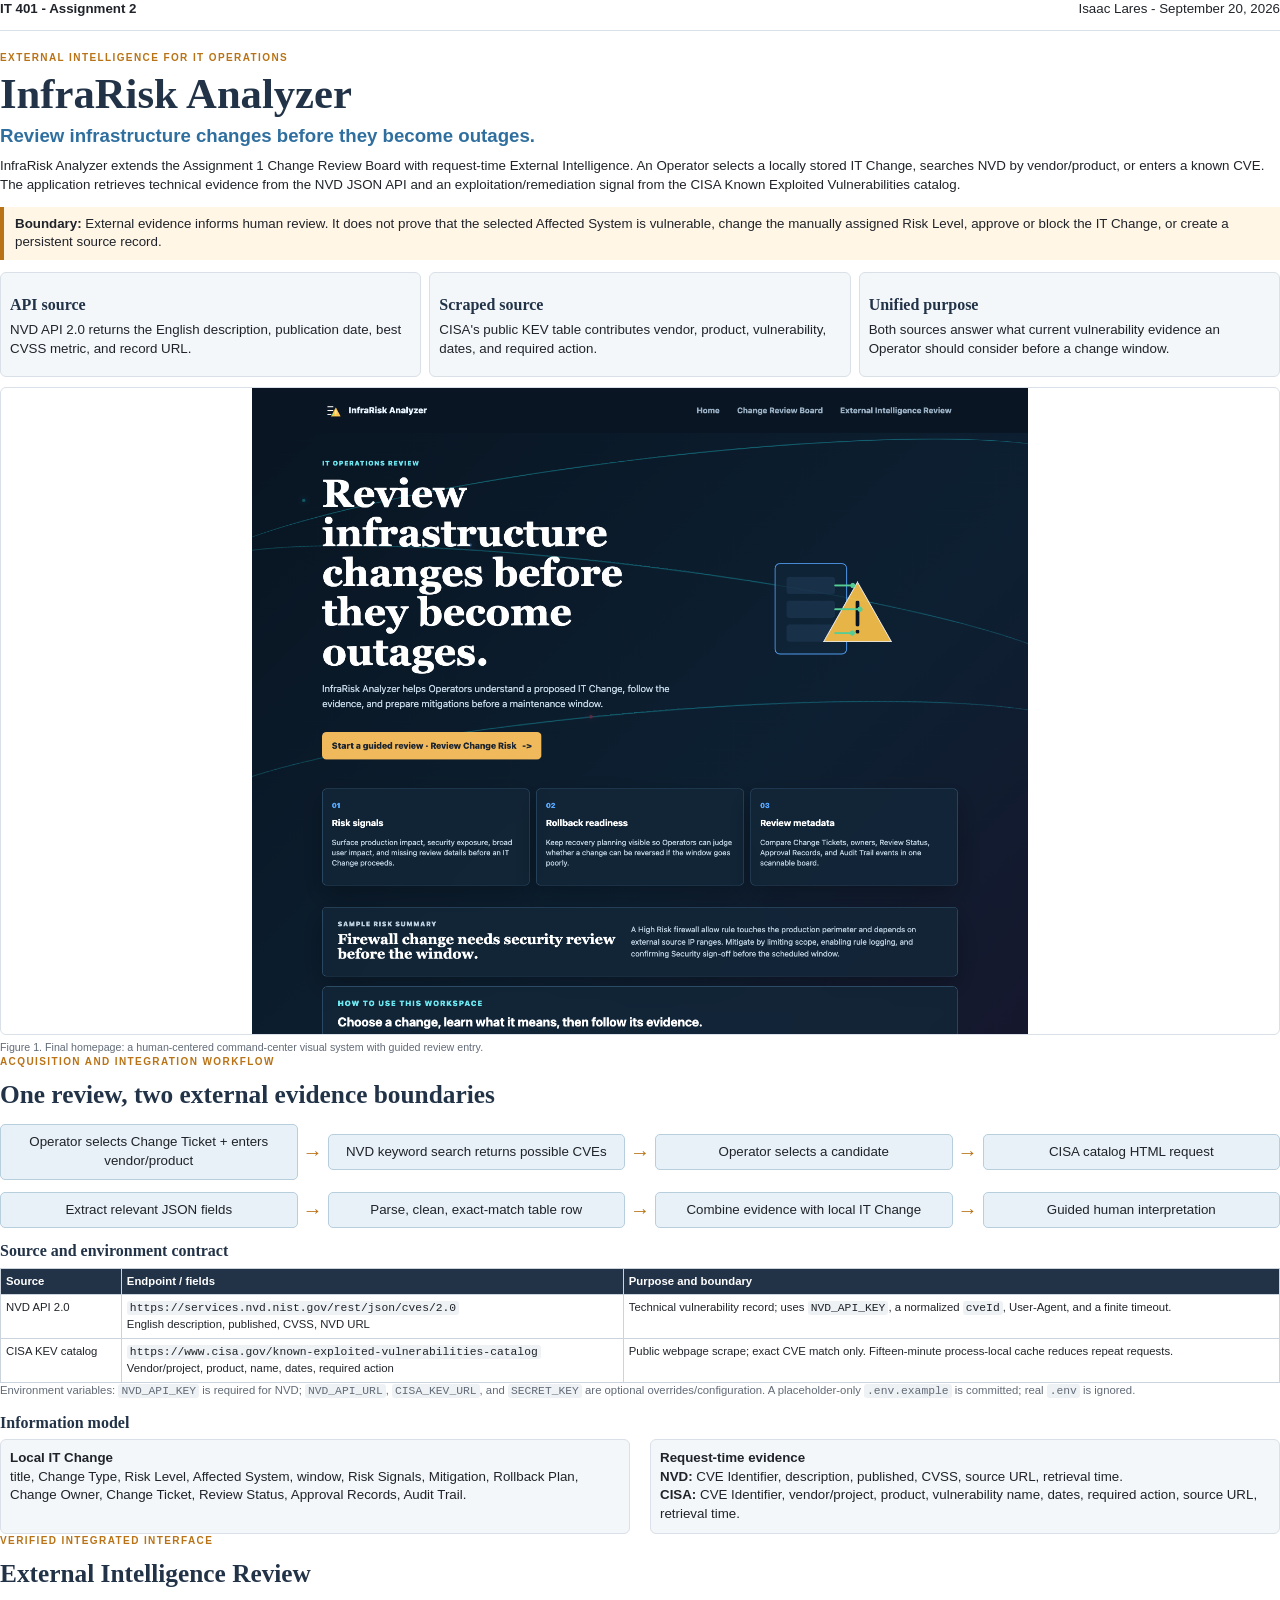
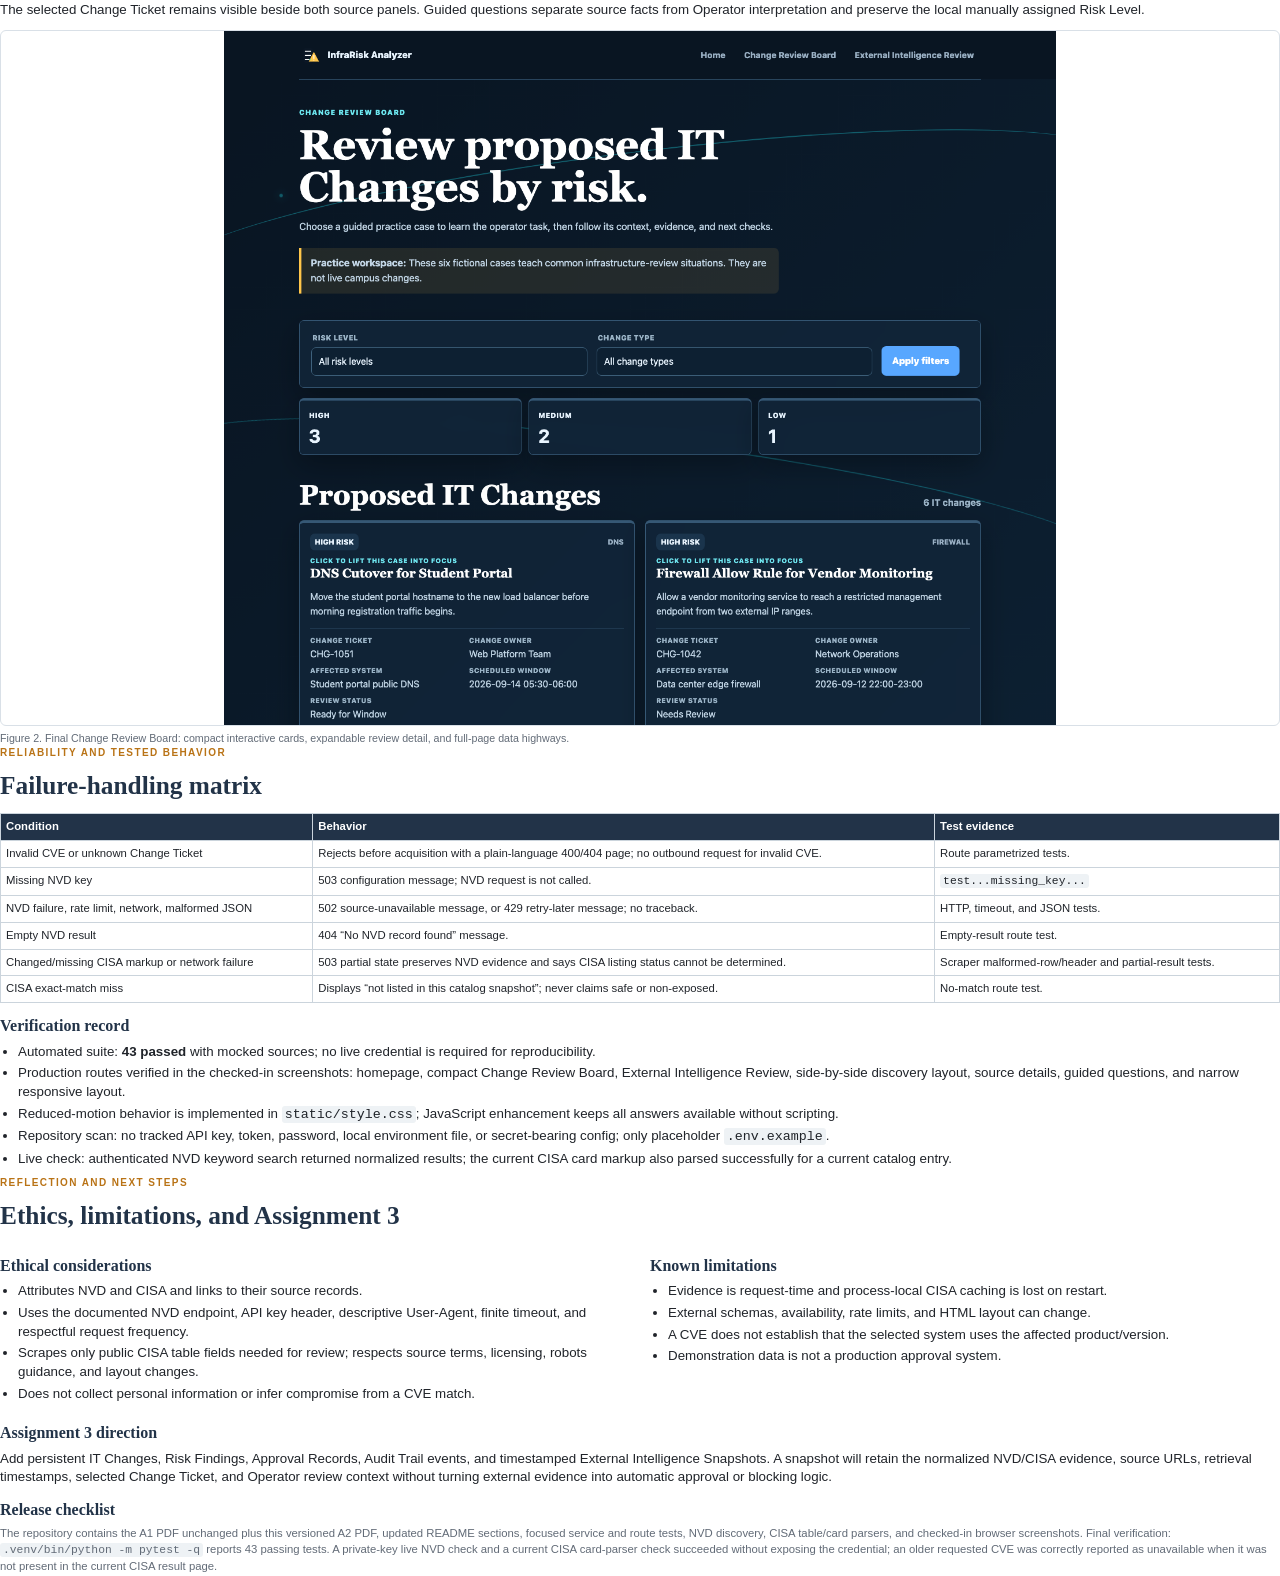
<file: docs/submission/a2-submission.html>
<!doctype html>
<html lang="en">
<head>
    <meta charset="utf-8">
    <title>InfraRisk Analyzer - Assignment 2</title>
    <style>
        @page { size: letter; margin: 0.52in; }
        @media print { body { zoom: 0.78; } }
        * { box-sizing: border-box; }
        body { color: #20242a; font-family: Arial, sans-serif; font-size: 10pt; line-height: 1.4; margin: 0; }
        h1, h2, h3 { color: #223348; font-family: Georgia, serif; letter-spacing: 0; }
        h1 { font-size: 32pt; line-height: 1; margin: 0 0 8px; }
        h2 { font-size: 19pt; margin: 0 0 10px; }
        h3 { font-size: 12pt; margin: 12px 0 5px; }
        p { margin: 0 0 8px; }
        ul, ol { margin: 5px 0 7px; padding-left: 18px; }
        li { margin-bottom: 3px; }
        .eyebrow { color: #b97316; font-size: 7.5pt; font-weight: bold; letter-spacing: .14em; text-transform: uppercase; }
        .tagline { color: #2f6f9f; font-size: 14pt; font-weight: bold; }
        .meta { border-bottom: 1px solid #d9e0e7; display: flex; justify-content: space-between; margin-bottom: 20px; padding-bottom: 11px; }
        .notice { background: #fff6e6; border-left: 4px solid #b97316; margin: 12px 0; padding: 8px 11px; }
        .grid { display: grid; grid-template-columns: 1fr 1fr; gap: 10px 20px; }
        .three { display: grid; grid-template-columns: repeat(3, 1fr); gap: 8px; }
        .card { background: #f4f7f9; border: 1px solid #d9e0e7; border-radius: 6px; padding: 9px; }
        .flow { align-items: center; display: flex; gap: 5px; margin: 12px 0; }
        .flow span { background: #e8f1f7; border: 1px solid #b7cedd; border-radius: 5px; flex: 1; padding: 8px 5px; text-align: center; }
        .arrow { background: none !important; border: 0 !important; color: #b97316; flex: 0 0 auto !important; font-size: 15pt; padding: 0 !important; }
        table { border-collapse: collapse; font-size: 8.5pt; width: 100%; }
        th, td { border: 1px solid #cbd4dc; padding: 5px; text-align: left; vertical-align: top; }
        th { background: #223348; color: white; }
        code { background: #eef2f5; border-radius: 3px; padding: 1px 3px; }
        .page { break-after: page; }
        .page:last-child { break-after: auto; }
        figure { margin: 10px 0 0; }
        figure img { border: 1px solid #d9e0e7; border-radius: 6px; display: block; max-height: 6.75in; object-fit: contain; object-position: top; width: 100%; }
        figure.tall img { max-height: 7.25in; }
        figcaption { color: #626b77; font-size: 8pt; margin-top: 5px; }
        .small { color: #626b77; font-size: 8.5pt; }
    </style>
</head>
<body>
    <section class="page">
        <div class="meta"><strong>IT 401 - Assignment 2</strong><span>Isaac Lares - September 20, 2026</span></div>
        <p class="eyebrow">External intelligence for IT operations</p>
        <h1>InfraRisk Analyzer</h1>
        <p class="tagline">Review infrastructure changes before they become outages.</p>
        <p>InfraRisk Analyzer extends the Assignment 1 Change Review Board with request-time External Intelligence. An Operator selects a locally stored IT Change, searches NVD by vendor/product, or enters a known CVE. The application retrieves technical evidence from the NVD JSON API and an exploitation/remediation signal from the CISA Known Exploited Vulnerabilities catalog.</p>
        <div class="notice"><strong>Boundary:</strong> External evidence informs human review. It does not prove that the selected Affected System is vulnerable, change the manually assigned Risk Level, approve or block the IT Change, or create a persistent source record.</div>
        <div class="three">
            <div class="card"><h3>API source</h3><p>NVD API 2.0 returns the English description, publication date, best CVSS metric, and record URL.</p></div>
            <div class="card"><h3>Scraped source</h3><p>CISA's public KEV table contributes vendor, product, vulnerability, dates, and required action.</p></div>
            <div class="card"><h3>Unified purpose</h3><p>Both sources answer what current vulnerability evidence an Operator should consider before a change window.</p></div>
        </div>
        <figure><img src="../screenshots/home-a2-final.png" alt="InfraRisk Analyzer homepage with dark highway visual system"><figcaption>Figure 1. Final homepage: a human-centered command-center visual system with guided review entry.</figcaption></figure>
    </section>

    <section class="page">
        <p class="eyebrow">Acquisition and integration workflow</p>
        <h2>One review, two external evidence boundaries</h2>
        <div class="flow"><span>Operator selects Change Ticket + enters vendor/product</span><b class="arrow">→</b><span>NVD keyword search returns possible CVEs</span><b class="arrow">→</b><span>Operator selects a candidate</span><b class="arrow">→</b><span>CISA catalog HTML request</span></div>
        <div class="flow"><span>Extract relevant JSON fields</span><b class="arrow">→</b><span>Parse, clean, exact-match table row</span><b class="arrow">→</b><span>Combine evidence with local IT Change</span><b class="arrow">→</b><span>Guided human interpretation</span></div>
        <h3>Source and environment contract</h3>
        <table>
            <tr><th>Source</th><th>Endpoint / fields</th><th>Purpose and boundary</th></tr>
            <tr><td>NVD API 2.0</td><td><code>https://services.nvd.nist.gov/rest/json/cves/2.0</code><br>English description, published, CVSS, NVD URL</td><td>Technical vulnerability record; uses <code>NVD_API_KEY</code>, a normalized <code>cveId</code>, User-Agent, and a finite timeout.</td></tr>
            <tr><td>CISA KEV catalog</td><td><code>https://www.cisa.gov/known-exploited-vulnerabilities-catalog</code><br>Vendor/project, product, name, dates, required action</td><td>Public webpage scrape; exact CVE match only. Fifteen-minute process-local cache reduces repeat requests.</td></tr>
        </table>
        <p class="small">Environment variables: <code>NVD_API_KEY</code> is required for NVD; <code>NVD_API_URL</code>, <code>CISA_KEV_URL</code>, and <code>SECRET_KEY</code> are optional overrides/configuration. A placeholder-only <code>.env.example</code> is committed; real <code>.env</code> is ignored.</p>
        <h3>Information model</h3>
        <div class="grid"><div class="card"><strong>Local IT Change</strong><br>title, Change Type, Risk Level, Affected System, window, Risk Signals, Mitigation, Rollback Plan, Change Owner, Change Ticket, Review Status, Approval Records, Audit Trail.</div><div class="card"><strong>Request-time evidence</strong><br><strong>NVD:</strong> CVE Identifier, description, published, CVSS, source URL, retrieval time.<br><strong>CISA:</strong> CVE Identifier, vendor/project, product, vulnerability name, dates, required action, source URL, retrieval time.</div></div>
    </section>

    <section class="page">
        <p class="eyebrow">Verified integrated interface</p>
        <h2>External Intelligence Review</h2>
        <p>The selected Change Ticket remains visible beside both source panels. Guided questions separate source facts from Operator interpretation and preserve the local manually assigned Risk Level.</p>
        <figure class="tall"><img src="../screenshots/explore-a2-final.png" alt="Final Change Review Board with compact interactive dark cards"><figcaption>Figure 2. Final Change Review Board: compact interactive cards, expandable review detail, and full-page data highways.</figcaption></figure>
    </section>

    <section class="page">
        <p class="eyebrow">Reliability and tested behavior</p>
        <h2>Failure-handling matrix</h2>
        <table>
            <tr><th>Condition</th><th>Behavior</th><th>Test evidence</th></tr>
            <tr><td>Invalid CVE or unknown Change Ticket</td><td>Rejects before acquisition with a plain-language 400/404 page; no outbound request for invalid CVE.</td><td>Route parametrized tests.</td></tr>
            <tr><td>Missing NVD key</td><td>503 configuration message; NVD request is not called.</td><td><code>test...missing_key...</code></td></tr>
            <tr><td>NVD failure, rate limit, network, malformed JSON</td><td>502 source-unavailable message, or 429 retry-later message; no traceback.</td><td>HTTP, timeout, and JSON tests.</td></tr>
            <tr><td>Empty NVD result</td><td>404 “No NVD record found” message.</td><td>Empty-result route test.</td></tr>
            <tr><td>Changed/missing CISA markup or network failure</td><td>503 partial state preserves NVD evidence and says CISA listing status cannot be determined.</td><td>Scraper malformed-row/header and partial-result tests.</td></tr>
            <tr><td>CISA exact-match miss</td><td>Displays “not listed in this catalog snapshot”; never claims safe or non-exposed.</td><td>No-match route test.</td></tr>
        </table>
        <h3>Verification record</h3>
        <ul><li>Automated suite: <strong>43 passed</strong> with mocked sources; no live credential is required for reproducibility.</li><li>Production routes verified in the checked-in screenshots: homepage, compact Change Review Board, External Intelligence Review, side-by-side discovery layout, source details, guided questions, and narrow responsive layout.</li><li>Reduced-motion behavior is implemented in <code>static/style.css</code>; JavaScript enhancement keeps all answers available without scripting.</li><li>Repository scan: no tracked API key, token, password, local environment file, or secret-bearing config; only placeholder <code>.env.example</code>.</li><li>Live check: authenticated NVD keyword search returned normalized results; the current CISA card markup also parsed successfully for a current catalog entry.</li></ul>
    </section>

    <section class="page">
        <p class="eyebrow">Reflection and next steps</p>
        <h2>Ethics, limitations, and Assignment 3</h2>
        <div class="grid">
            <div><h3>Ethical considerations</h3><ul><li>Attributes NVD and CISA and links to their source records.</li><li>Uses the documented NVD endpoint, API key header, descriptive User-Agent, finite timeout, and respectful request frequency.</li><li>Scrapes only public CISA table fields needed for review; respects source terms, licensing, robots guidance, and layout changes.</li><li>Does not collect personal information or infer compromise from a CVE match.</li></ul></div>
            <div><h3>Known limitations</h3><ul><li>Evidence is request-time and process-local CISA caching is lost on restart.</li><li>External schemas, availability, rate limits, and HTML layout can change.</li><li>A CVE does not establish that the selected system uses the affected product/version.</li><li>Demonstration data is not a production approval system.</li></ul></div>
        </div>
        <h3>Assignment 3 direction</h3>
        <p>Add persistent IT Changes, Risk Findings, Approval Records, Audit Trail events, and timestamped External Intelligence Snapshots. A snapshot will retain the normalized NVD/CISA evidence, source URLs, retrieval timestamps, selected Change Ticket, and Operator review context without turning external evidence into automatic approval or blocking logic.</p>
        <h3>Release checklist</h3>
        <p class="small">The repository contains the A1 PDF unchanged plus this versioned A2 PDF, updated README sections, focused service and route tests, NVD discovery, CISA table/card parsers, and checked-in browser screenshots. Final verification: <code>.venv/bin/python -m pytest -q</code> reports 43 passing tests. A private-key live NVD check and a current CISA card-parser check succeeded without exposing the credential; an older requested CVE was correctly reported as unavailable when it was not present in the current CISA result page.</p>
    </section>
</body>
</html>
</file>
